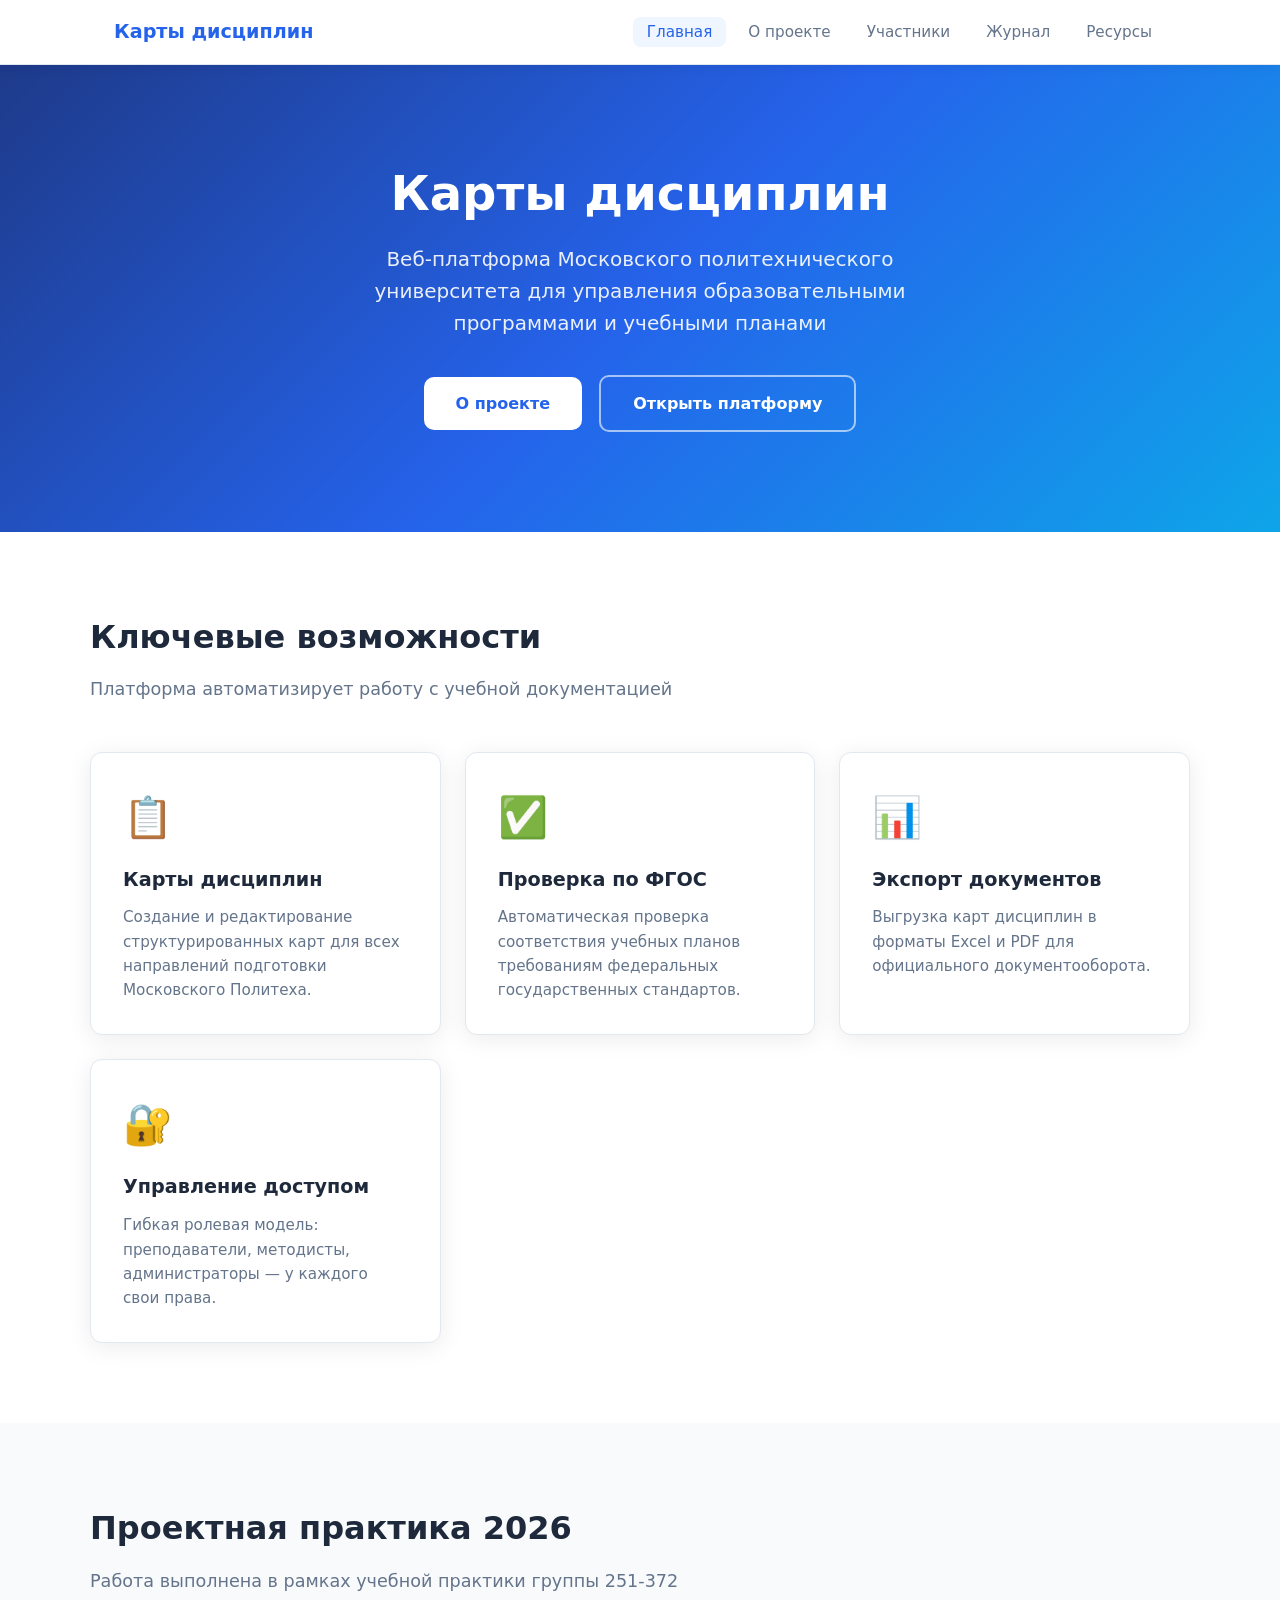
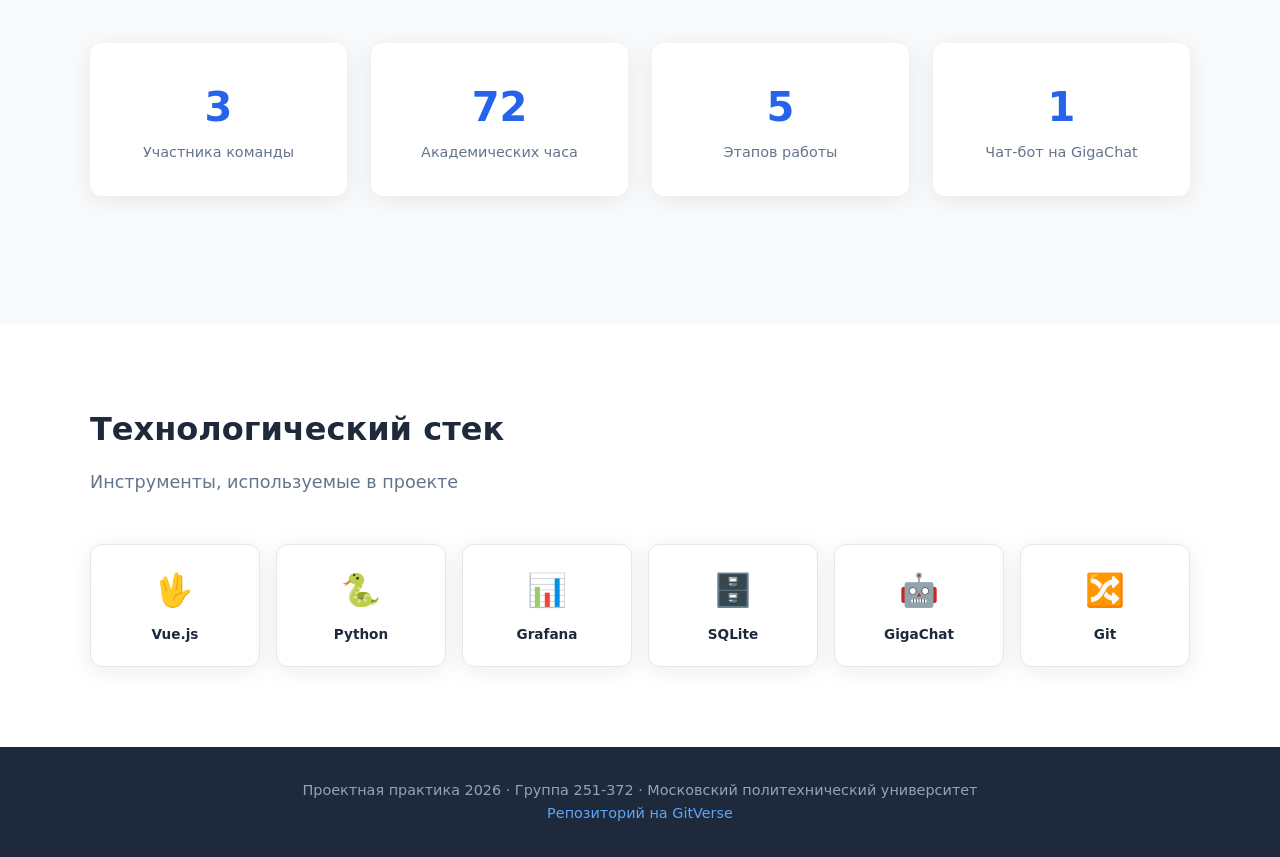
<file: site/index.html>
<!DOCTYPE html>
<html lang="ru">
<head>
  <meta charset="UTF-8">
  <meta name="viewport" content="width=device-width, initial-scale=1.0">
  <title>Карты дисциплин — Проектная практика 2026</title>
  <link rel="stylesheet" href="css/style.css">
</head>
<body>

<nav>
  <div class="nav-inner">
    <a href="index.html" class="nav-logo">Карты дисциплин</a>
    <ul class="nav-links">
      <li><a href="index.html" class="active">Главная</a></li>
      <li><a href="about.html">О проекте</a></li>
      <li><a href="members.html">Участники</a></li>
      <li><a href="journal.html">Журнал</a></li>
      <li><a href="resources.html">Ресурсы</a></li>
    </ul>
  </div>
</nav>

<section class="hero">
  <div class="container">
    <h1>Карты дисциплин</h1>
    <p>Веб-платформа Московского политехнического университета для управления образовательными программами и учебными планами</p>
    <a href="about.html" class="btn btn-white">О проекте</a>
    <a href="https://kd.mospolytech.ru/" class="btn btn-outline" target="_blank">Открыть платформу</a>
  </div>
</section>

<section style="background: white;">
  <div class="container">
    <h2 class="section-title">Ключевые возможности</h2>
    <p class="section-subtitle">Платформа автоматизирует работу с учебной документацией</p>
    <div class="cards">
      <div class="card">
        <div class="card-icon">📋</div>
        <h3>Карты дисциплин</h3>
        <p>Создание и редактирование структурированных карт для всех направлений подготовки Московского Политеха.</p>
      </div>
      <div class="card">
        <div class="card-icon">✅</div>
        <h3>Проверка по ФГОС</h3>
        <p>Автоматическая проверка соответствия учебных планов требованиям федеральных государственных стандартов.</p>
      </div>
      <div class="card">
        <div class="card-icon">📊</div>
        <h3>Экспорт документов</h3>
        <p>Выгрузка карт дисциплин в форматы Excel и PDF для официального документооборота.</p>
      </div>
      <div class="card">
        <div class="card-icon">🔐</div>
        <h3>Управление доступом</h3>
        <p>Гибкая ролевая модель: преподаватели, методисты, администраторы — у каждого свои права.</p>
      </div>
    </div>
  </div>
</section>

<section>
  <div class="container">
    <h2 class="section-title">Проектная практика 2026</h2>
    <p class="section-subtitle">Работа выполнена в рамках учебной практики группы 251-372</p>
    <div class="stats">
      <div class="stat">
        <span class="stat-number">3</span>
        <span class="stat-label">Участника команды</span>
      </div>
      <div class="stat">
        <span class="stat-number">72</span>
        <span class="stat-label">Академических часа</span>
      </div>
      <div class="stat">
        <span class="stat-number">5</span>
        <span class="stat-label">Этапов работы</span>
      </div>
      <div class="stat">
        <span class="stat-number">1</span>
        <span class="stat-label">Чат-бот на GigaChat</span>
      </div>
    </div>
  </div>
</section>

<section style="background: white;">
  <div class="container">
    <h2 class="section-title">Технологический стек</h2>
    <p class="section-subtitle">Инструменты, используемые в проекте</p>
    <div class="tech-grid">
      <div class="tech-item"><div class="icon">🖖</div><div class="name">Vue.js</div></div>
      <div class="tech-item"><div class="icon">🐍</div><div class="name">Python</div></div>
      <div class="tech-item"><div class="icon">📊</div><div class="name">Grafana</div></div>
      <div class="tech-item"><div class="icon">🗄️</div><div class="name">SQLite</div></div>
      <div class="tech-item"><div class="icon">🤖</div><div class="name">GigaChat</div></div>
      <div class="tech-item"><div class="icon">🔀</div><div class="name">Git</div></div>
    </div>
  </div>
</section>

<footer>
  <p>Проектная практика 2026 · Группа 251-372 · Московский политехнический университет<br>
  <a href="https://gitverse.ru/mospol/project-practice-2026-BeGoode" target="_blank">Репозиторий на GitVerse</a></p>
</footer>

</body>
</html>
</file>
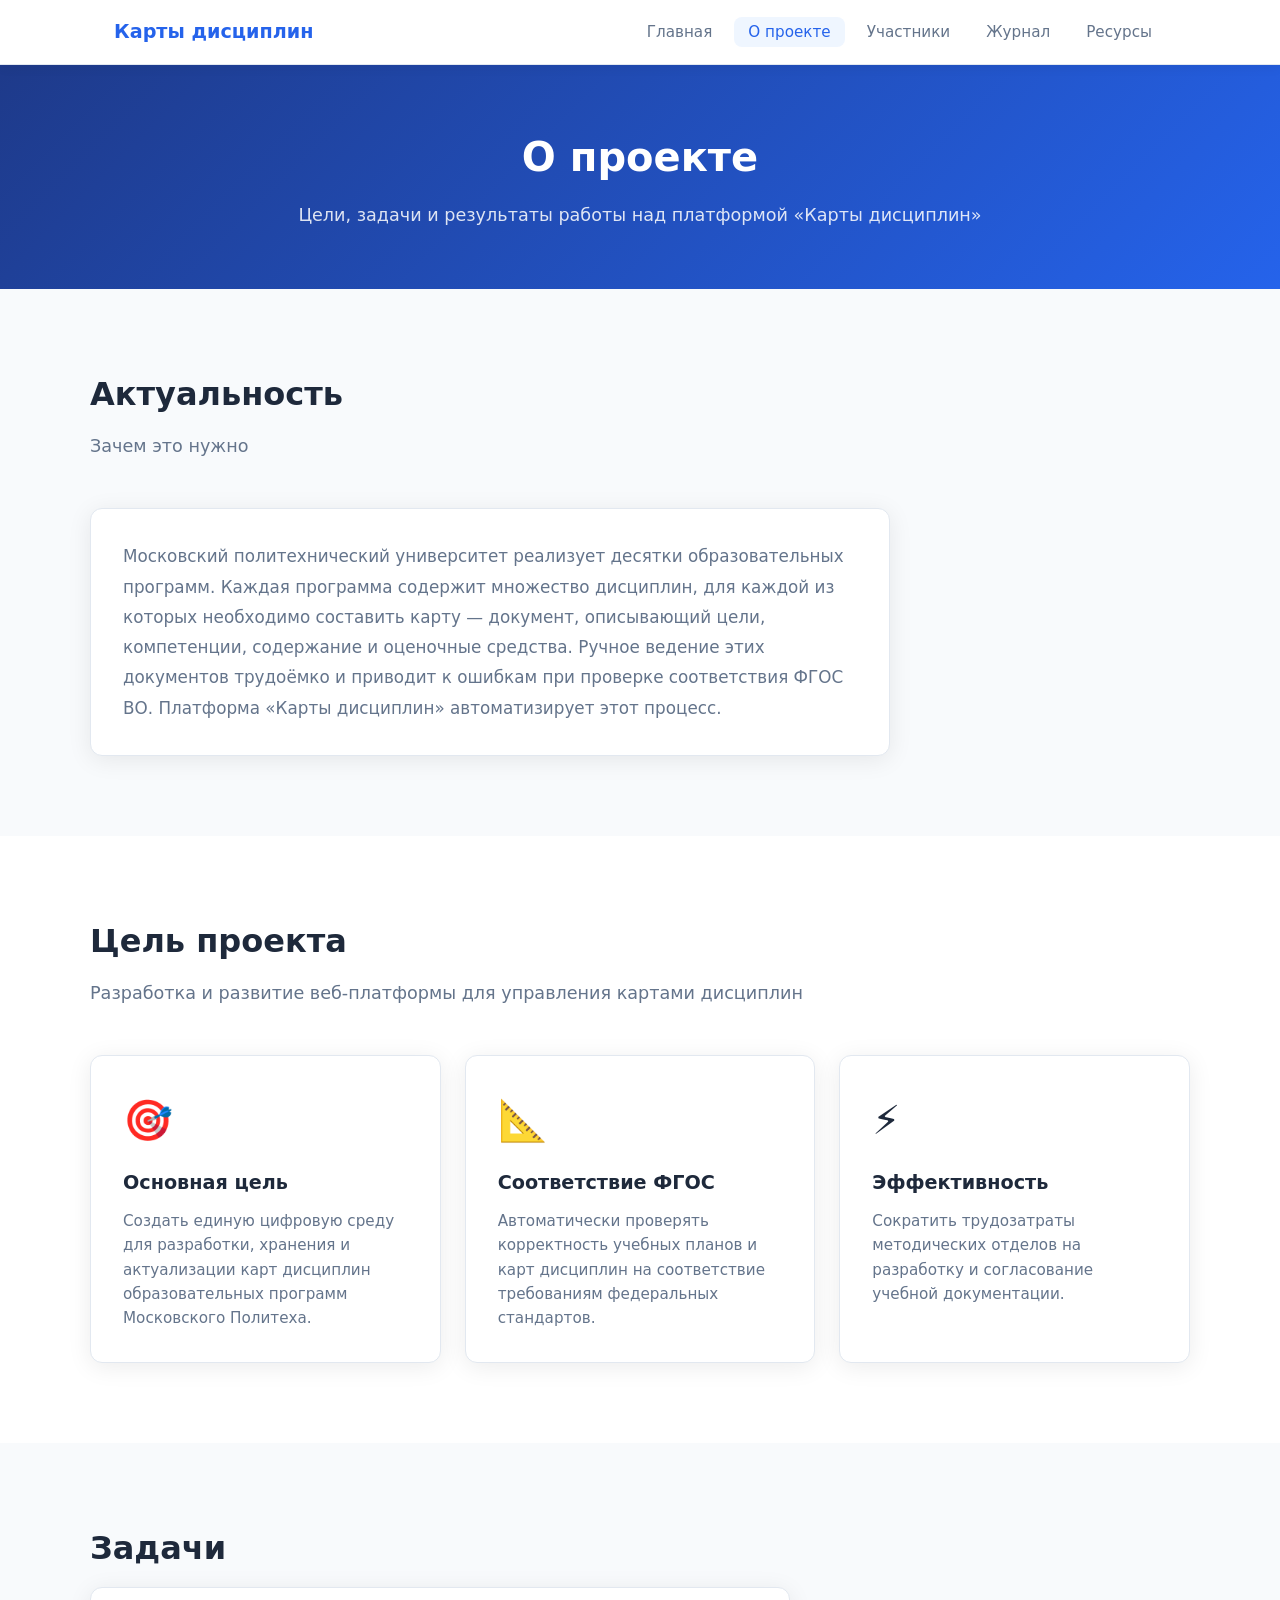
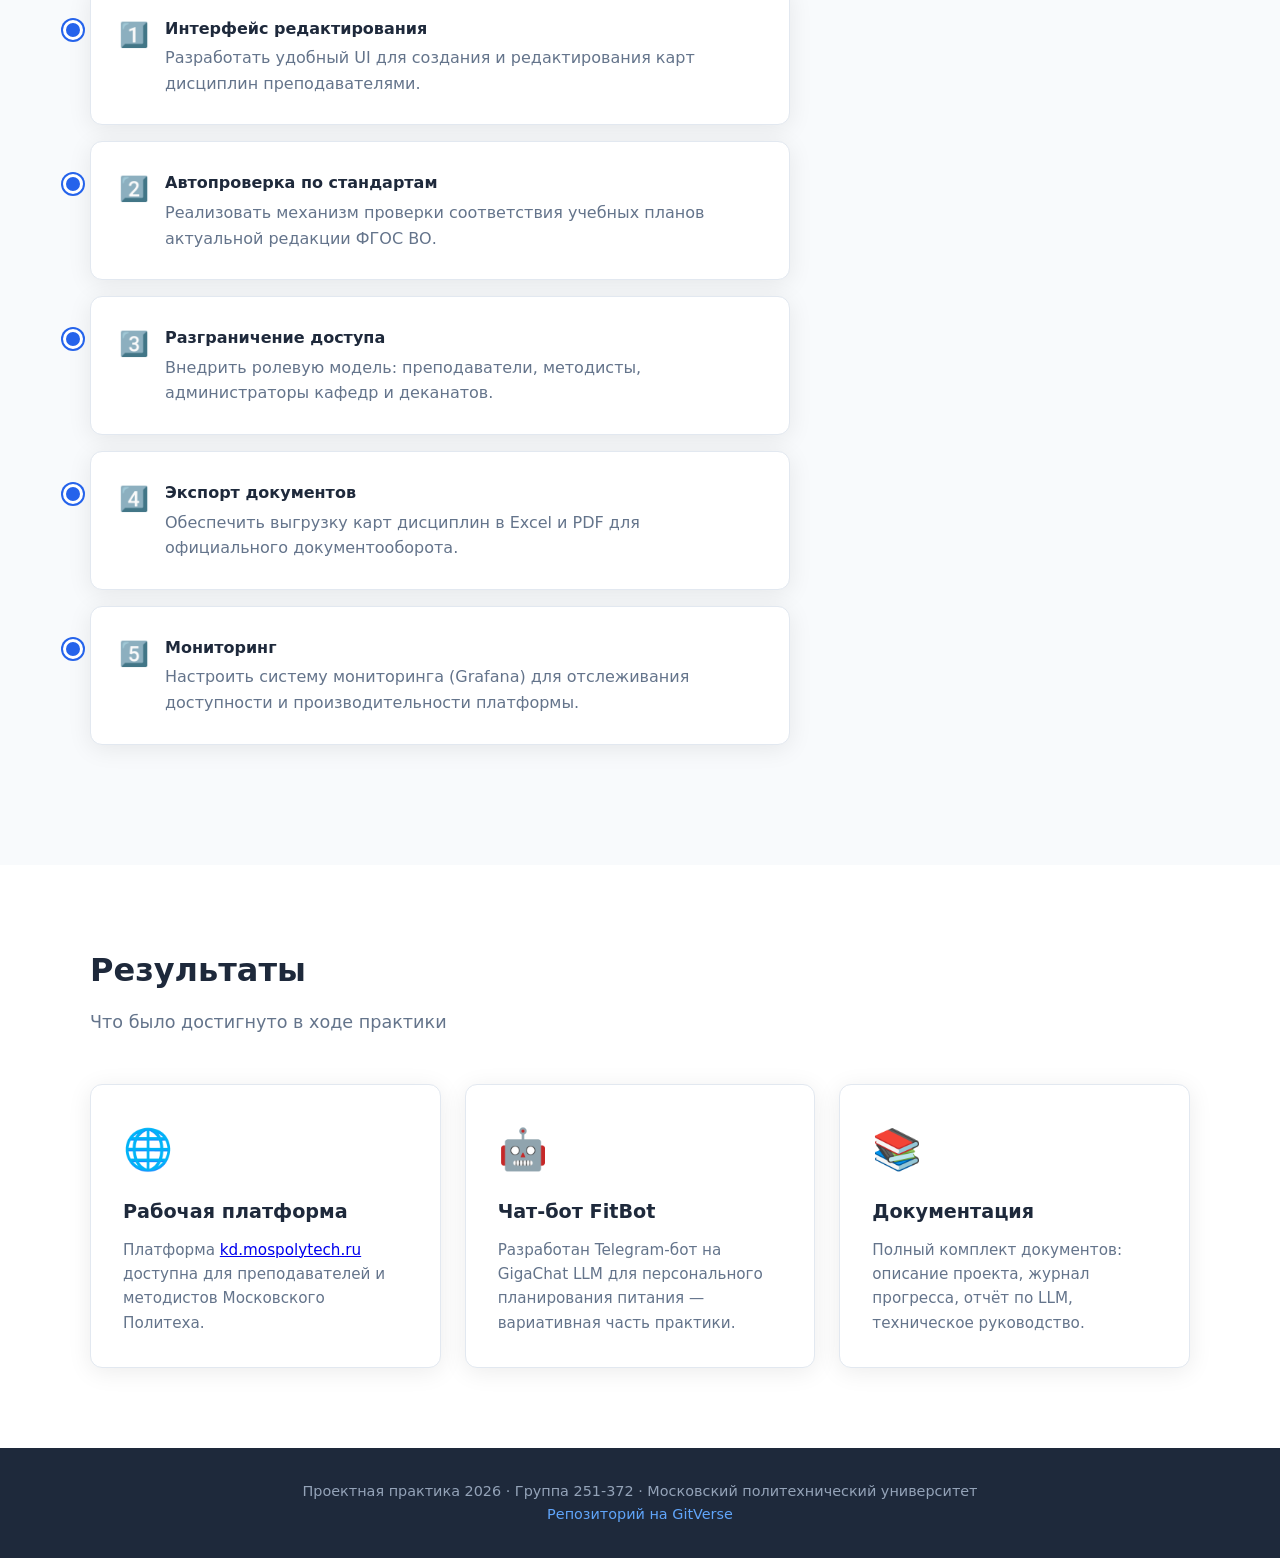
<file: site/about.html>
<!DOCTYPE html>
<html lang="ru">
<head>
  <meta charset="UTF-8">
  <meta name="viewport" content="width=device-width, initial-scale=1.0">
  <title>О проекте — Карты дисциплин</title>
  <link rel="stylesheet" href="css/style.css">
</head>
<body>

<nav>
  <div class="nav-inner">
    <a href="index.html" class="nav-logo">Карты дисциплин</a>
    <ul class="nav-links">
      <li><a href="index.html">Главная</a></li>
      <li><a href="about.html" class="active">О проекте</a></li>
      <li><a href="members.html">Участники</a></li>
      <li><a href="journal.html">Журнал</a></li>
      <li><a href="resources.html">Ресурсы</a></li>
    </ul>
  </div>
</nav>

<div class="page-header">
  <h1>О проекте</h1>
  <p>Цели, задачи и результаты работы над платформой «Карты дисциплин»</p>
</div>

<section>
  <div class="container">
    <h2 class="section-title">Актуальность</h2>
    <p class="section-subtitle">Зачем это нужно</p>
    <div class="card" style="max-width: 800px;">
      <p style="font-size: 1.05rem; line-height: 1.8;">
        Московский политехнический университет реализует десятки образовательных программ. Каждая программа
        содержит множество дисциплин, для каждой из которых необходимо составить карту — документ,
        описывающий цели, компетенции, содержание и оценочные средства. Ручное ведение этих документов
        трудоёмко и приводит к ошибкам при проверке соответствия ФГОС ВО.
        Платформа «Карты дисциплин» автоматизирует этот процесс.
      </p>
    </div>
  </div>
</section>

<section style="background: white;">
  <div class="container">
    <h2 class="section-title">Цель проекта</h2>
    <p class="section-subtitle">Разработка и развитие веб-платформы для управления картами дисциплин</p>
    <div class="cards">
      <div class="card">
        <div class="card-icon">🎯</div>
        <h3>Основная цель</h3>
        <p>Создать единую цифровую среду для разработки, хранения и актуализации карт дисциплин образовательных программ Московского Политеха.</p>
      </div>
      <div class="card">
        <div class="card-icon">📐</div>
        <h3>Соответствие ФГОС</h3>
        <p>Автоматически проверять корректность учебных планов и карт дисциплин на соответствие требованиям федеральных стандартов.</p>
      </div>
      <div class="card">
        <div class="card-icon">⚡</div>
        <h3>Эффективность</h3>
        <p>Сократить трудозатраты методических отделов на разработку и согласование учебной документации.</p>
      </div>
    </div>
  </div>
</section>

<section>
  <div class="container">
    <h2 class="section-title">Задачи</h2>
    <div style="max-width: 700px;">
      <div class="timeline-item" style="margin-bottom: 16px; position: relative;">
        <div style="display: flex; align-items: flex-start; gap: 16px;">
          <span style="font-size: 1.5rem;">1️⃣</span>
          <div>
            <strong>Интерфейс редактирования</strong>
            <p style="color: var(--text-muted); margin-top: 4px;">Разработать удобный UI для создания и редактирования карт дисциплин преподавателями.</p>
          </div>
        </div>
      </div>
      <div class="timeline-item" style="margin-bottom: 16px; position: relative;">
        <div style="display: flex; align-items: flex-start; gap: 16px;">
          <span style="font-size: 1.5rem;">2️⃣</span>
          <div>
            <strong>Автопроверка по стандартам</strong>
            <p style="color: var(--text-muted); margin-top: 4px;">Реализовать механизм проверки соответствия учебных планов актуальной редакции ФГОС ВО.</p>
          </div>
        </div>
      </div>
      <div class="timeline-item" style="margin-bottom: 16px; position: relative;">
        <div style="display: flex; align-items: flex-start; gap: 16px;">
          <span style="font-size: 1.5rem;">3️⃣</span>
          <div>
            <strong>Разграничение доступа</strong>
            <p style="color: var(--text-muted); margin-top: 4px;">Внедрить ролевую модель: преподаватели, методисты, администраторы кафедр и деканатов.</p>
          </div>
        </div>
      </div>
      <div class="timeline-item" style="margin-bottom: 16px; position: relative;">
        <div style="display: flex; align-items: flex-start; gap: 16px;">
          <span style="font-size: 1.5rem;">4️⃣</span>
          <div>
            <strong>Экспорт документов</strong>
            <p style="color: var(--text-muted); margin-top: 4px;">Обеспечить выгрузку карт дисциплин в Excel и PDF для официального документооборота.</p>
          </div>
        </div>
      </div>
      <div class="timeline-item" style="position: relative;">
        <div style="display: flex; align-items: flex-start; gap: 16px;">
          <span style="font-size: 1.5rem;">5️⃣</span>
          <div>
            <strong>Мониторинг</strong>
            <p style="color: var(--text-muted); margin-top: 4px;">Настроить систему мониторинга (Grafana) для отслеживания доступности и производительности платформы.</p>
          </div>
        </div>
      </div>
    </div>
  </div>
</section>

<section style="background: white;">
  <div class="container">
    <h2 class="section-title">Результаты</h2>
    <p class="section-subtitle">Что было достигнуто в ходе практики</p>
    <div class="cards">
      <div class="card">
        <div class="card-icon">🌐</div>
        <h3>Рабочая платформа</h3>
        <p>Платформа <a href="https://kd.mospolytech.ru/" target="_blank">kd.mospolytech.ru</a> доступна для преподавателей и методистов Московского Политеха.</p>
      </div>
      <div class="card">
        <div class="card-icon">🤖</div>
        <h3>Чат-бот FitBot</h3>
        <p>Разработан Telegram-бот на GigaChat LLM для персонального планирования питания — вариативная часть практики.</p>
      </div>
      <div class="card">
        <div class="card-icon">📚</div>
        <h3>Документация</h3>
        <p>Полный комплект документов: описание проекта, журнал прогресса, отчёт по LLM, техническое руководство.</p>
      </div>
    </div>
  </div>
</section>

<footer>
  <p>Проектная практика 2026 · Группа 251-372 · Московский политехнический университет<br>
  <a href="https://gitverse.ru/mospol/project-practice-2026-BeGoode" target="_blank">Репозиторий на GitVerse</a></p>
</footer>

</body>
</html>
</file>
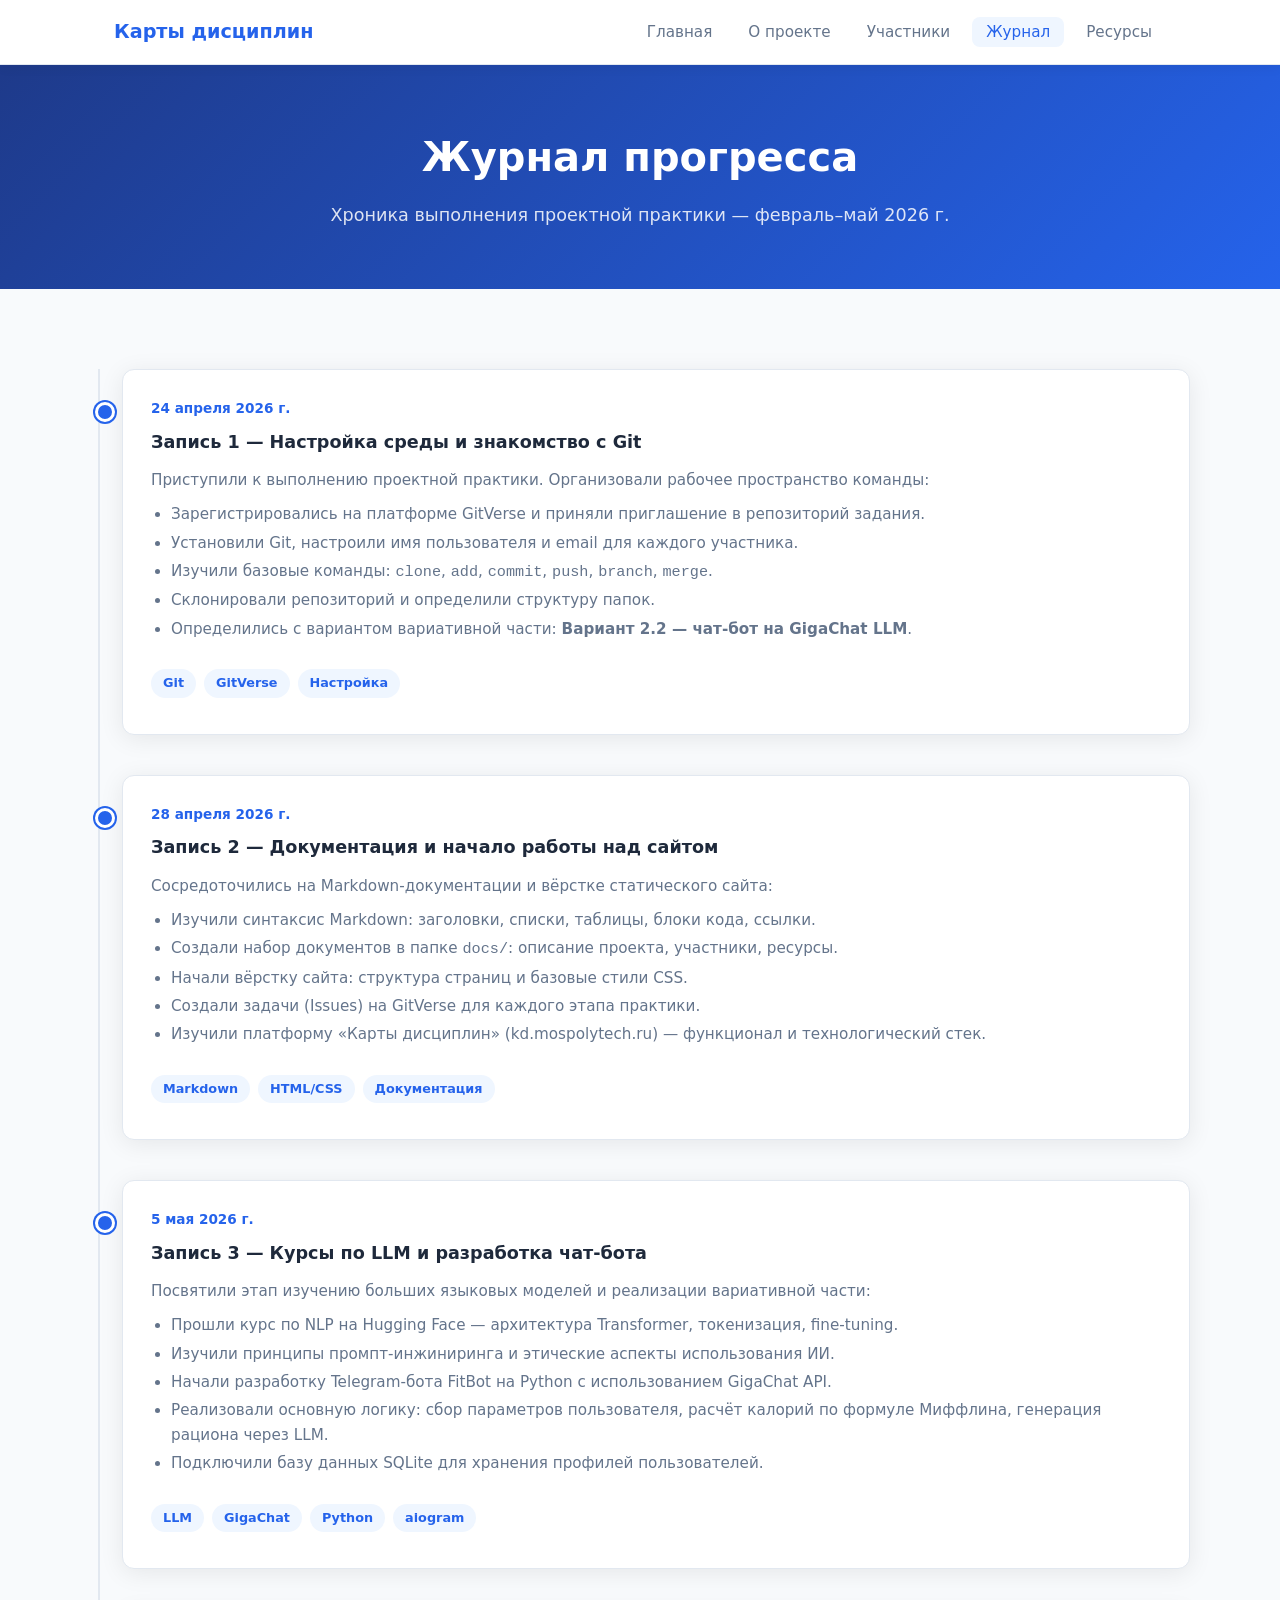
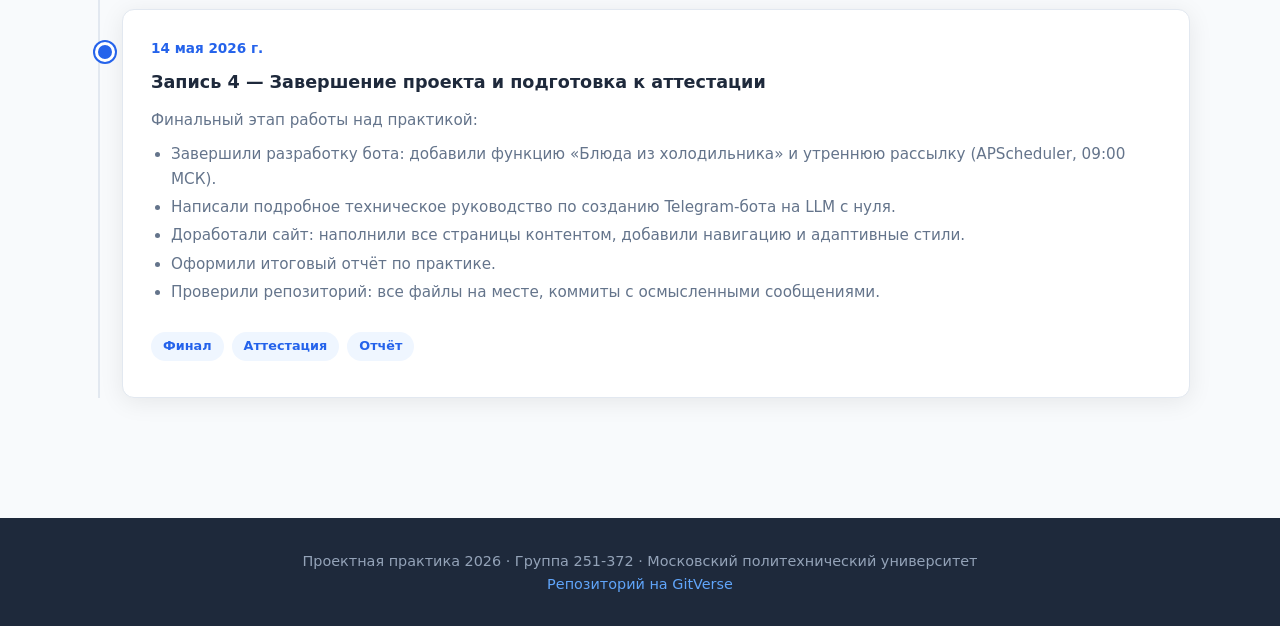
<file: site/journal.html>
<!DOCTYPE html>
<html lang="ru">
<head>
  <meta charset="UTF-8">
  <meta name="viewport" content="width=device-width, initial-scale=1.0">
  <title>Журнал — Карты дисциплин</title>
  <link rel="stylesheet" href="css/style.css">
</head>
<body>

<nav>
  <div class="nav-inner">
    <a href="index.html" class="nav-logo">Карты дисциплин</a>
    <ul class="nav-links">
      <li><a href="index.html">Главная</a></li>
      <li><a href="about.html">О проекте</a></li>
      <li><a href="members.html">Участники</a></li>
      <li><a href="journal.html" class="active">Журнал</a></li>
      <li><a href="resources.html">Ресурсы</a></li>
    </ul>
  </div>
</nav>

<div class="page-header">
  <h1>Журнал прогресса</h1>
  <p>Хроника выполнения проектной практики — февраль–май 2026 г.</p>
</div>

<section>
  <div class="container">
    <div class="timeline">

      <div class="timeline-item">
        <div class="timeline-date">24 апреля 2026 г.</div>
        <div class="timeline-title">Запись 1 — Настройка среды и знакомство с Git</div>
        <div class="timeline-body">
          <p>Приступили к выполнению проектной практики. Организовали рабочее пространство команды:</p>
          <ul>
            <li>Зарегистрировались на платформе GitVerse и приняли приглашение в репозиторий задания.</li>
            <li>Установили Git, настроили имя пользователя и email для каждого участника.</li>
            <li>Изучили базовые команды: <code>clone</code>, <code>add</code>, <code>commit</code>, <code>push</code>, <code>branch</code>, <code>merge</code>.</li>
            <li>Склонировали репозиторий и определили структуру папок.</li>
            <li>Определились с вариантом вариативной части: <strong>Вариант 2.2 — чат-бот на GigaChat LLM</strong>.</li>
          </ul>
          <br>
          <span class="tag">Git</span><span class="tag">GitVerse</span><span class="tag">Настройка</span>
        </div>
      </div>

      <div class="timeline-item">
        <div class="timeline-date">28 апреля 2026 г.</div>
        <div class="timeline-title">Запись 2 — Документация и начало работы над сайтом</div>
        <div class="timeline-body">
          <p>Сосредоточились на Markdown-документации и вёрстке статического сайта:</p>
          <ul>
            <li>Изучили синтаксис Markdown: заголовки, списки, таблицы, блоки кода, ссылки.</li>
            <li>Создали набор документов в папке <code>docs/</code>: описание проекта, участники, ресурсы.</li>
            <li>Начали вёрстку сайта: структура страниц и базовые стили CSS.</li>
            <li>Создали задачи (Issues) на GitVerse для каждого этапа практики.</li>
            <li>Изучили платформу «Карты дисциплин» (kd.mospolytech.ru) — функционал и технологический стек.</li>
          </ul>
          <br>
          <span class="tag">Markdown</span><span class="tag">HTML/CSS</span><span class="tag">Документация</span>
        </div>
      </div>

      <div class="timeline-item">
        <div class="timeline-date">5 мая 2026 г.</div>
        <div class="timeline-title">Запись 3 — Курсы по LLM и разработка чат-бота</div>
        <div class="timeline-body">
          <p>Посвятили этап изучению больших языковых моделей и реализации вариативной части:</p>
          <ul>
            <li>Прошли курс по NLP на Hugging Face — архитектура Transformer, токенизация, fine-tuning.</li>
            <li>Изучили принципы промпт-инжиниринга и этические аспекты использования ИИ.</li>
            <li>Начали разработку Telegram-бота FitBot на Python с использованием GigaChat API.</li>
            <li>Реализовали основную логику: сбор параметров пользователя, расчёт калорий по формуле Миффлина, генерация рациона через LLM.</li>
            <li>Подключили базу данных SQLite для хранения профилей пользователей.</li>
          </ul>
          <br>
          <span class="tag">LLM</span><span class="tag">GigaChat</span><span class="tag">Python</span><span class="tag">aiogram</span>
        </div>
      </div>

      <div class="timeline-item">
        <div class="timeline-date">14 мая 2026 г.</div>
        <div class="timeline-title">Запись 4 — Завершение проекта и подготовка к аттестации</div>
        <div class="timeline-body">
          <p>Финальный этап работы над практикой:</p>
          <ul>
            <li>Завершили разработку бота: добавили функцию «Блюда из холодильника» и утреннюю рассылку (APScheduler, 09:00 МСК).</li>
            <li>Написали подробное техническое руководство по созданию Telegram-бота на LLM с нуля.</li>
            <li>Доработали сайт: наполнили все страницы контентом, добавили навигацию и адаптивные стили.</li>
            <li>Оформили итоговый отчёт по практике.</li>
            <li>Проверили репозиторий: все файлы на месте, коммиты с осмысленными сообщениями.</li>
          </ul>
          <br>
          <span class="tag">Финал</span><span class="tag">Аттестация</span><span class="tag">Отчёт</span>
        </div>
      </div>

    </div>
  </div>
</section>

<footer>
  <p>Проектная практика 2026 · Группа 251-372 · Московский политехнический университет<br>
  <a href="https://gitverse.ru/mospol/project-practice-2026-BeGoode" target="_blank">Репозиторий на GitVerse</a></p>
</footer>

</body>
</html>
</file>
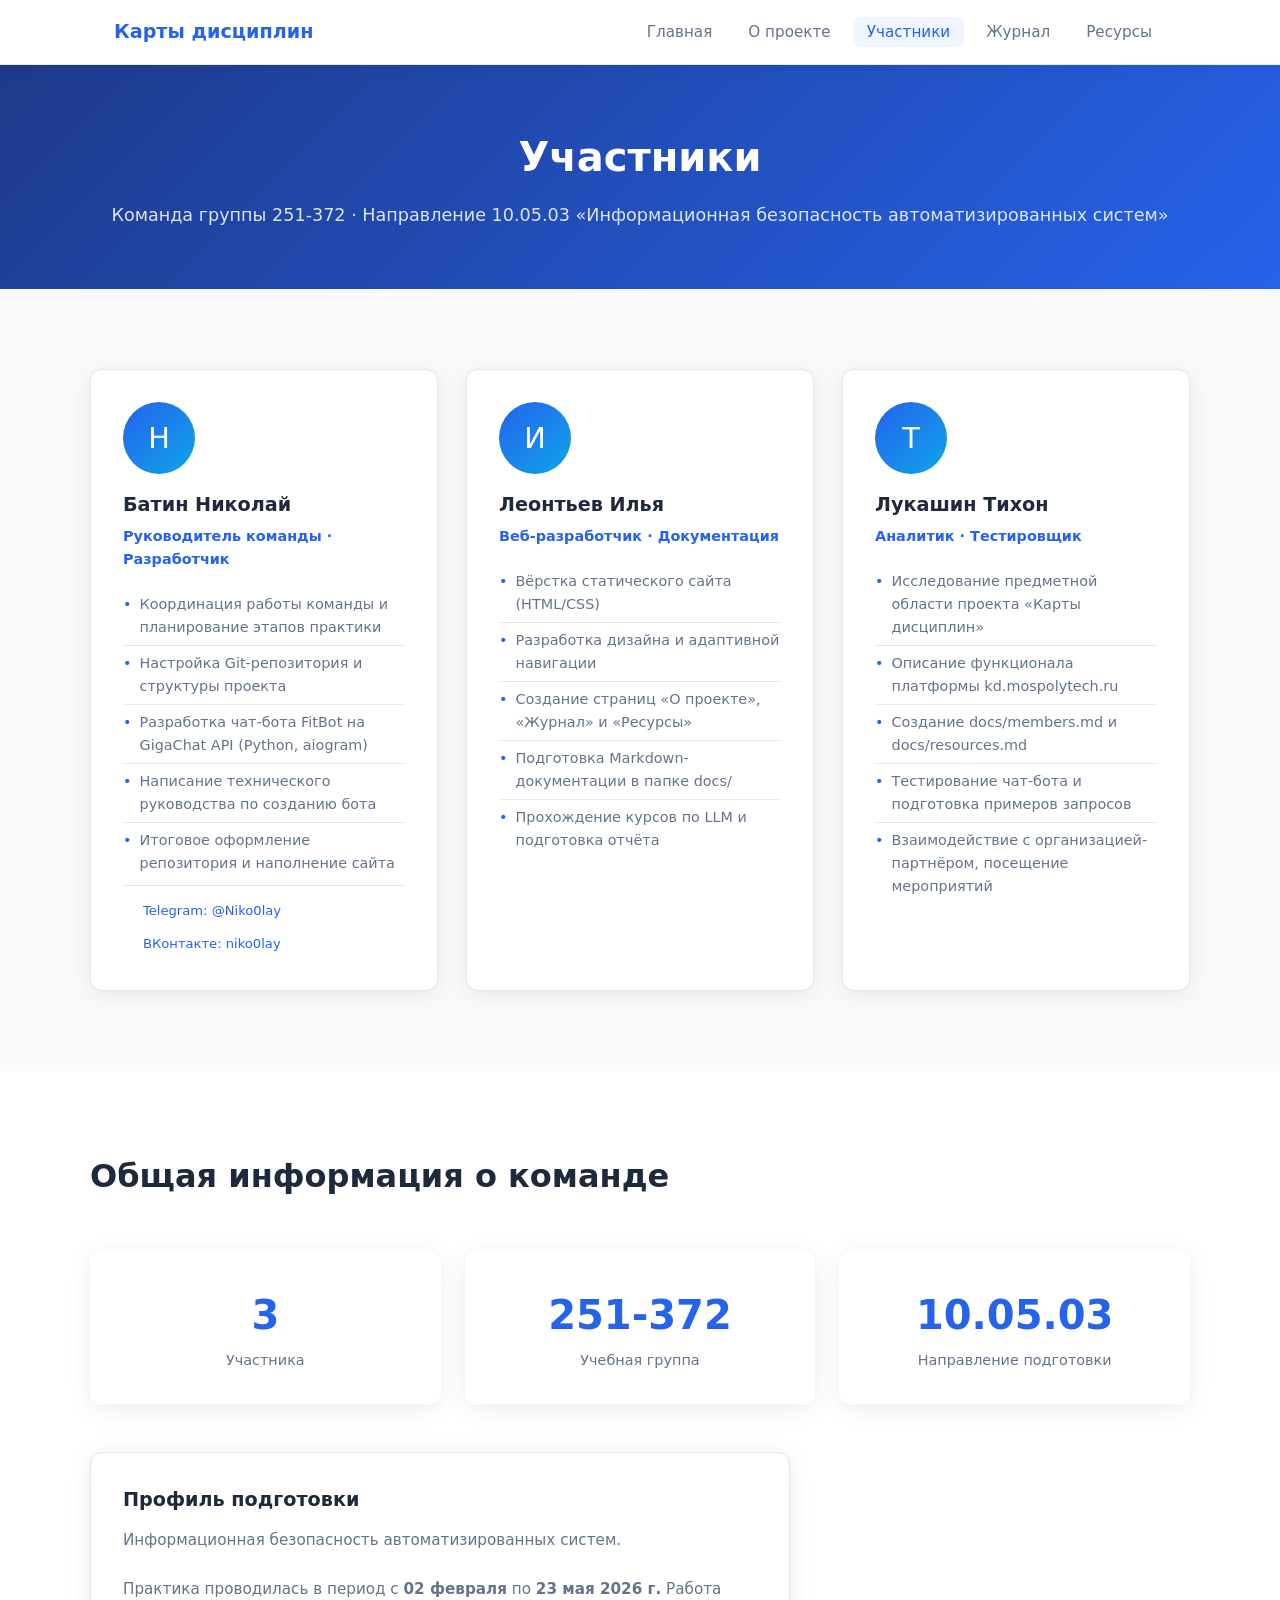
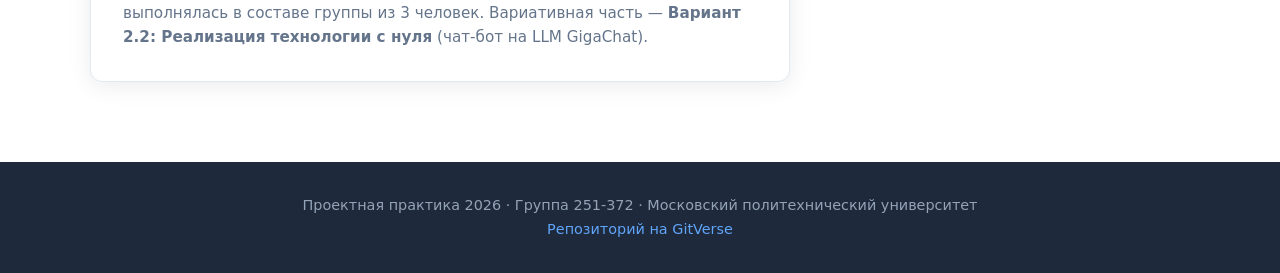
<file: site/members.html>
<!DOCTYPE html>
<html lang="ru">
<head>
  <meta charset="UTF-8">
  <meta name="viewport" content="width=device-width, initial-scale=1.0">
  <title>Участники — Карты дисциплин</title>
  <link rel="stylesheet" href="css/style.css">
</head>
<body>

<nav>
  <div class="nav-inner">
    <a href="index.html" class="nav-logo">Карты дисциплин</a>
    <ul class="nav-links">
      <li><a href="index.html">Главная</a></li>
      <li><a href="about.html">О проекте</a></li>
      <li><a href="members.html" class="active">Участники</a></li>
      <li><a href="journal.html">Журнал</a></li>
      <li><a href="resources.html">Ресурсы</a></li>
    </ul>
  </div>
</nav>

<div class="page-header">
  <h1>Участники</h1>
  <p>Команда группы 251-372 · Направление 10.05.03 «Информационная безопасность автоматизированных систем»</p>
</div>

<section>
  <div class="container">
    <div class="members-grid">

      <div class="member-card">
        <div class="member-avatar">Н</div>
        <div class="member-name">Батин Николай</div>
        <div class="member-role">Руководитель команды · Разработчик</div>
        <ul class="member-tasks">
          <li>Координация работы команды и планирование этапов практики</li>
          <li>Настройка Git-репозитория и структуры проекта</li>
          <li>Разработка чат-бота FitBot на GigaChat API (Python, aiogram)</li>
          <li>Написание технического руководства по созданию бота</li>
          <li>Итоговое оформление репозитория и наполнение сайта</li>
        </ul>
        <div class="member-contacts">
          <a href="https://t.me/Niko0lay" target="_blank">Telegram: @Niko0lay</a>
          <a href="https://vk.com/niko0lay" target="_blank">ВКонтакте: niko0lay</a>
        </div>
      </div>

      <div class="member-card">
        <div class="member-avatar">И</div>
        <div class="member-name">Леонтьев Илья</div>
        <div class="member-role">Веб-разработчик · Документация</div>
        <ul class="member-tasks">
          <li>Вёрстка статического сайта (HTML/CSS)</li>
          <li>Разработка дизайна и адаптивной навигации</li>
          <li>Создание страниц «О проекте», «Журнал» и «Ресурсы»</li>
          <li>Подготовка Markdown-документации в папке docs/</li>
          <li>Прохождение курсов по LLM и подготовка отчёта</li>
        </ul>
      </div>

      <div class="member-card">
        <div class="member-avatar">Т</div>
        <div class="member-name">Лукашин Тихон</div>
        <div class="member-role">Аналитик · Тестировщик</div>
        <ul class="member-tasks">
          <li>Исследование предметной области проекта «Карты дисциплин»</li>
          <li>Описание функционала платформы kd.mospolytech.ru</li>
          <li>Создание docs/members.md и docs/resources.md</li>
          <li>Тестирование чат-бота и подготовка примеров запросов</li>
          <li>Взаимодействие с организацией-партнёром, посещение мероприятий</li>
        </ul>
      </div>

    </div>
  </div>
</section>

<section style="background: white;">
  <div class="container">
    <h2 class="section-title">Общая информация о команде</h2>
    <div class="stats">
      <div class="stat">
        <span class="stat-number">3</span>
        <span class="stat-label">Участника</span>
      </div>
      <div class="stat">
        <span class="stat-number">251-372</span>
        <span class="stat-label">Учебная группа</span>
      </div>
      <div class="stat">
        <span class="stat-number">10.05.03</span>
        <span class="stat-label">Направление подготовки</span>
      </div>
    </div>
    <div class="card" style="max-width: 700px; margin-top: 32px;">
      <h3 style="margin-bottom: 12px;">Профиль подготовки</h3>
      <p style="color: var(--text-muted);">
        Информационная безопасность автоматизированных систем.<br><br>
        Практика проводилась в период с <strong>02 февраля</strong> по <strong>23 мая 2026 г.</strong>
        Работа выполнялась в составе группы из 3 человек.
        Вариативная часть — <strong>Вариант 2.2: Реализация технологии с нуля</strong>
        (чат-бот на LLM GigaChat).
      </p>
    </div>
  </div>
</section>

<footer>
  <p>Проектная практика 2026 · Группа 251-372 · Московский политехнический университет<br>
  <a href="https://gitverse.ru/mospol/project-practice-2026-BeGoode" target="_blank">Репозиторий на GitVerse</a></p>
</footer>

</body>
</html>
</file>
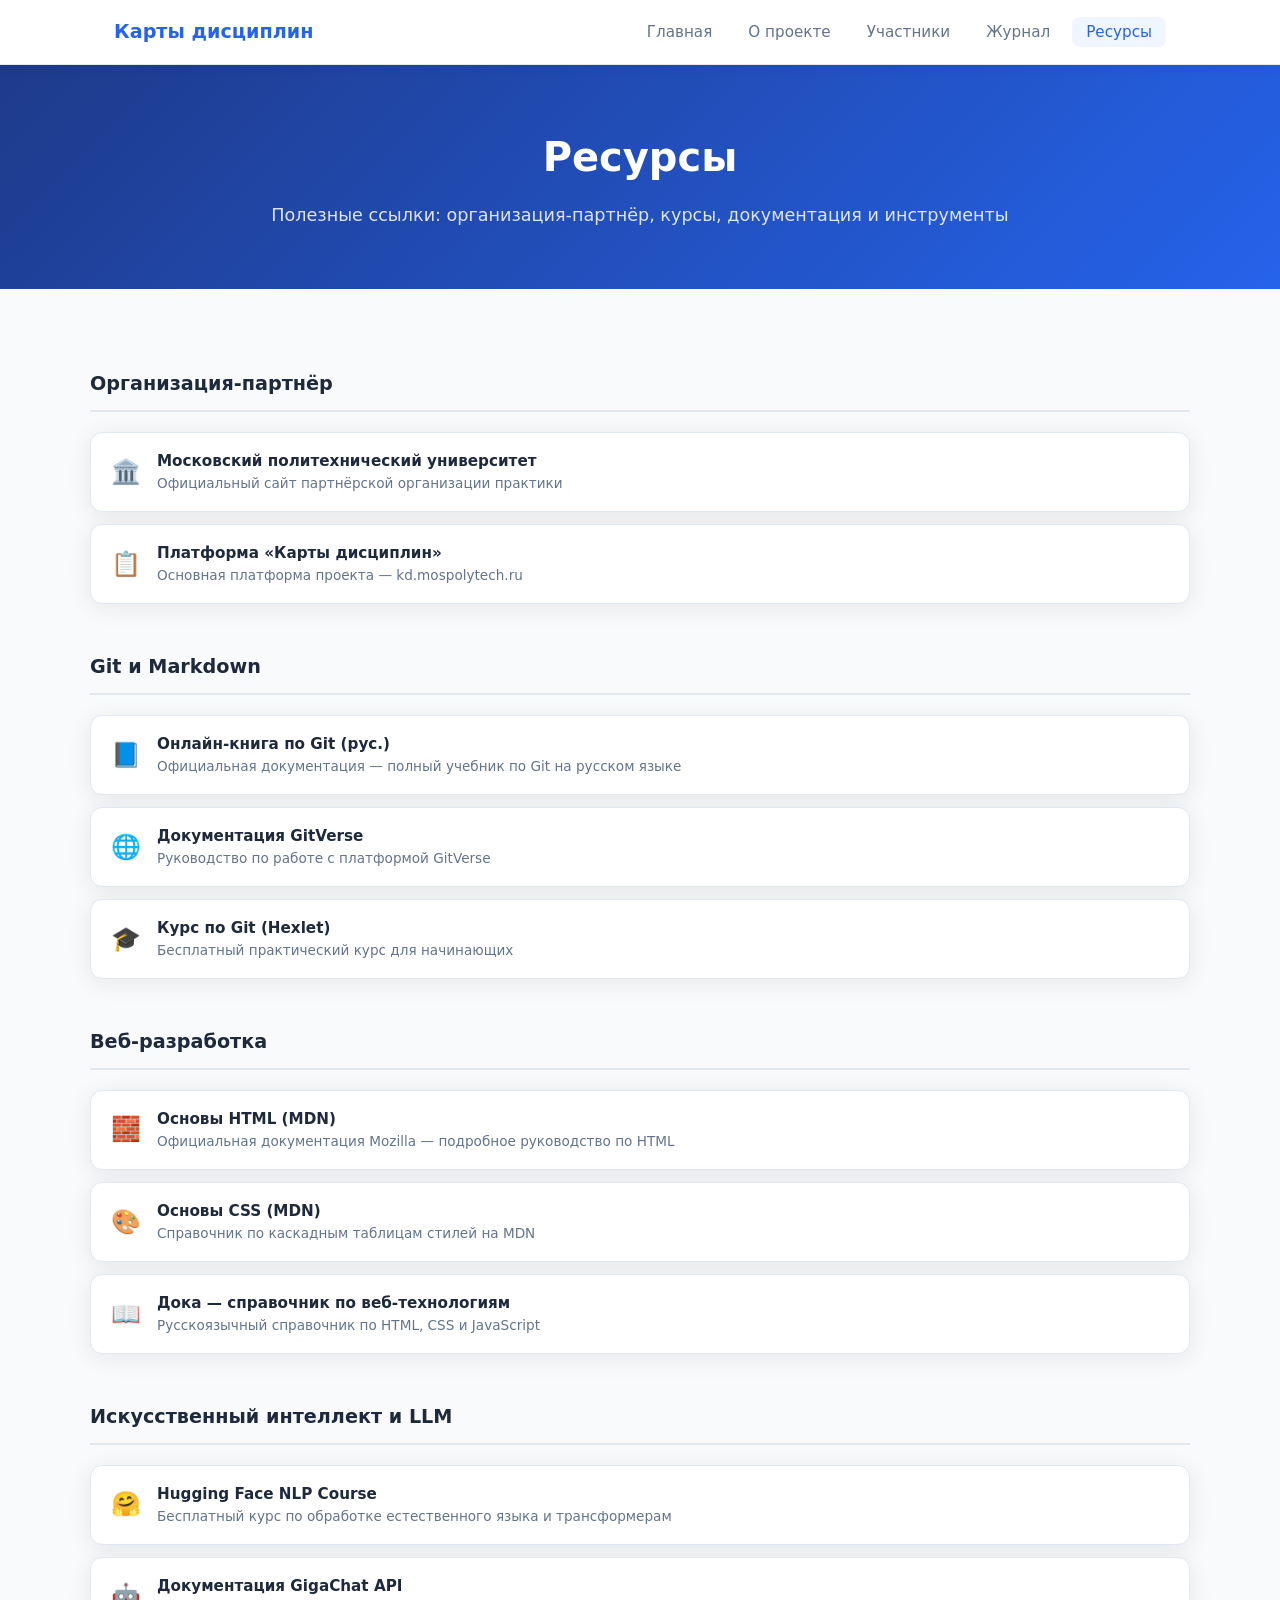
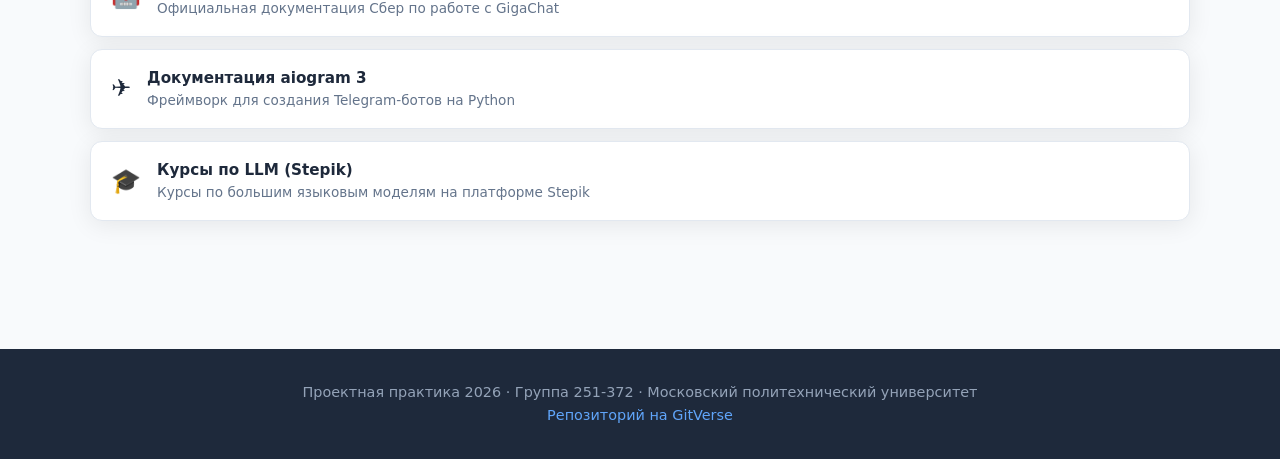
<file: site/resources.html>
<!DOCTYPE html>
<html lang="ru">
<head>
  <meta charset="UTF-8">
  <meta name="viewport" content="width=device-width, initial-scale=1.0">
  <title>Ресурсы — Карты дисциплин</title>
  <link rel="stylesheet" href="css/style.css">
</head>
<body>

<nav>
  <div class="nav-inner">
    <a href="index.html" class="nav-logo">Карты дисциплин</a>
    <ul class="nav-links">
      <li><a href="index.html">Главная</a></li>
      <li><a href="about.html">О проекте</a></li>
      <li><a href="members.html">Участники</a></li>
      <li><a href="journal.html">Журнал</a></li>
      <li><a href="resources.html" class="active">Ресурсы</a></li>
    </ul>
  </div>
</nav>

<div class="page-header">
  <h1>Ресурсы</h1>
  <p>Полезные ссылки: организация-партнёр, курсы, документация и инструменты</p>
</div>

<section>
  <div class="container">

    <div class="resource-group">
      <h3>Организация-партнёр</h3>
      <div class="resource-list">
        <a href="https://mospolytech.ru/" target="_blank" class="resource-item">
          <span class="resource-icon">🏛️</span>
          <div>
            <div class="resource-title">Московский политехнический университет</div>
            <div class="resource-desc">Официальный сайт партнёрской организации практики</div>
          </div>
        </a>
        <a href="https://kd.mospolytech.ru/" target="_blank" class="resource-item">
          <span class="resource-icon">📋</span>
          <div>
            <div class="resource-title">Платформа «Карты дисциплин»</div>
            <div class="resource-desc">Основная платформа проекта — kd.mospolytech.ru</div>
          </div>
        </a>
      </div>
    </div>

    <div class="resource-group">
      <h3>Git и Markdown</h3>
      <div class="resource-list">
        <a href="https://git-scm.com/book/ru/v2" target="_blank" class="resource-item">
          <span class="resource-icon">📘</span>
          <div>
            <div class="resource-title">Онлайн-книга по Git (рус.)</div>
            <div class="resource-desc">Официальная документация — полный учебник по Git на русском языке</div>
          </div>
        </a>
        <a href="https://gitverse.ru/docs/gitverse/" target="_blank" class="resource-item">
          <span class="resource-icon">🌐</span>
          <div>
            <div class="resource-title">Документация GitVerse</div>
            <div class="resource-desc">Руководство по работе с платформой GitVerse</div>
          </div>
        </a>
        <a href="https://ru.hexlet.io/courses/intro_to_git" target="_blank" class="resource-item">
          <span class="resource-icon">🎓</span>
          <div>
            <div class="resource-title">Курс по Git (Hexlet)</div>
            <div class="resource-desc">Бесплатный практический курс для начинающих</div>
          </div>
        </a>
      </div>
    </div>

    <div class="resource-group">
      <h3>Веб-разработка</h3>
      <div class="resource-list">
        <a href="https://developer.mozilla.org/ru/docs/Learn_web_development/Getting_started/Your_first_website/Creating_the_content" target="_blank" class="resource-item">
          <span class="resource-icon">🧱</span>
          <div>
            <div class="resource-title">Основы HTML (MDN)</div>
            <div class="resource-desc">Официальная документация Mozilla — подробное руководство по HTML</div>
          </div>
        </a>
        <a href="https://developer.mozilla.org/ru/docs/Web/CSS" target="_blank" class="resource-item">
          <span class="resource-icon">🎨</span>
          <div>
            <div class="resource-title">Основы CSS (MDN)</div>
            <div class="resource-desc">Справочник по каскадным таблицам стилей на MDN</div>
          </div>
        </a>
        <a href="https://doka.guide/" target="_blank" class="resource-item">
          <span class="resource-icon">📖</span>
          <div>
            <div class="resource-title">Дока — справочник по веб-технологиям</div>
            <div class="resource-desc">Русскоязычный справочник по HTML, CSS и JavaScript</div>
          </div>
        </a>
      </div>
    </div>

    <div class="resource-group">
      <h3>Искусственный интеллект и LLM</h3>
      <div class="resource-list">
        <a href="https://huggingface.co/learn/nlp-course" target="_blank" class="resource-item">
          <span class="resource-icon">🤗</span>
          <div>
            <div class="resource-title">Hugging Face NLP Course</div>
            <div class="resource-desc">Бесплатный курс по обработке естественного языка и трансформерам</div>
          </div>
        </a>
        <a href="https://developers.sber.ru/docs/ru/gigachat/api/overview" target="_blank" class="resource-item">
          <span class="resource-icon">🤖</span>
          <div>
            <div class="resource-title">Документация GigaChat API</div>
            <div class="resource-desc">Официальная документация Сбер по работе с GigaChat</div>
          </div>
        </a>
        <a href="https://docs.aiogram.dev/en/latest/" target="_blank" class="resource-item">
          <span class="resource-icon">✈️</span>
          <div>
            <div class="resource-title">Документация aiogram 3</div>
            <div class="resource-desc">Фреймворк для создания Telegram-ботов на Python</div>
          </div>
        </a>
        <a href="https://stepik.org/catalog?query=LLM" target="_blank" class="resource-item">
          <span class="resource-icon">🎓</span>
          <div>
            <div class="resource-title">Курсы по LLM (Stepik)</div>
            <div class="resource-desc">Курсы по большим языковым моделям на платформе Stepik</div>
          </div>
        </a>
      </div>
    </div>

  </div>
</section>

<footer>
  <p>Проектная практика 2026 · Группа 251-372 · Московский политехнический университет<br>
  <a href="https://gitverse.ru/mospol/project-practice-2026-BeGoode" target="_blank">Репозиторий на GitVerse</a></p>
</footer>

</body>
</html>
</file>
<file: site/css/style.css>
* {
  margin: 0;
  padding: 0;
  box-sizing: border-box;
}

:root {
  --primary: #2563eb;
  --primary-dark: #1d4ed8;
  --secondary: #64748b;
  --accent: #0ea5e9;
  --bg: #f8fafc;
  --surface: #ffffff;
  --text: #1e293b;
  --text-muted: #64748b;
  --border: #e2e8f0;
  --radius: 12px;
  --shadow: 0 4px 24px rgba(0,0,0,0.08);
}

body {
  font-family: 'Segoe UI', system-ui, sans-serif;
  background: var(--bg);
  color: var(--text);
  line-height: 1.6;
}

/* Navigation */
nav {
  background: var(--surface);
  border-bottom: 1px solid var(--border);
  position: sticky;
  top: 0;
  z-index: 100;
  box-shadow: 0 2px 12px rgba(0,0,0,0.06);
}

.nav-inner {
  max-width: 1100px;
  margin: 0 auto;
  padding: 0 24px;
  display: flex;
  align-items: center;
  justify-content: space-between;
  height: 64px;
}

.nav-logo {
  font-size: 1.2rem;
  font-weight: 700;
  color: var(--primary);
  text-decoration: none;
}

.nav-links {
  display: flex;
  gap: 8px;
  list-style: none;
}

.nav-links a {
  text-decoration: none;
  color: var(--text-muted);
  padding: 6px 14px;
  border-radius: 8px;
  font-size: 0.95rem;
  transition: all 0.2s;
}

.nav-links a:hover,
.nav-links a.active {
  color: var(--primary);
  background: #eff6ff;
}

/* Hero */
.hero {
  background: linear-gradient(135deg, #1e3a8a 0%, #2563eb 50%, #0ea5e9 100%);
  color: white;
  padding: 100px 24px;
  text-align: center;
}

.hero h1 {
  font-size: 3rem;
  font-weight: 800;
  margin-bottom: 20px;
  line-height: 1.2;
}

.hero p {
  font-size: 1.25rem;
  opacity: 0.9;
  max-width: 640px;
  margin: 0 auto 36px;
}

.btn {
  display: inline-block;
  padding: 14px 32px;
  border-radius: 10px;
  text-decoration: none;
  font-weight: 600;
  font-size: 1rem;
  transition: all 0.2s;
}

.btn-white {
  background: white;
  color: var(--primary);
}

.btn-white:hover {
  background: #eff6ff;
  transform: translateY(-2px);
}

.btn-outline {
  border: 2px solid rgba(255,255,255,0.6);
  color: white;
  margin-left: 12px;
}

.btn-outline:hover {
  background: rgba(255,255,255,0.15);
  transform: translateY(-2px);
}

/* Sections */
section {
  padding: 80px 24px;
}

.container {
  max-width: 1100px;
  margin: 0 auto;
}

.section-title {
  font-size: 2rem;
  font-weight: 700;
  margin-bottom: 12px;
  color: var(--text);
}

.section-subtitle {
  color: var(--text-muted);
  font-size: 1.1rem;
  margin-bottom: 48px;
}

/* Cards */
.cards {
  display: grid;
  grid-template-columns: repeat(auto-fit, minmax(280px, 1fr));
  gap: 24px;
}

.card {
  background: var(--surface);
  border-radius: var(--radius);
  padding: 32px;
  box-shadow: var(--shadow);
  border: 1px solid var(--border);
  transition: transform 0.2s, box-shadow 0.2s;
}

.card:hover {
  transform: translateY(-4px);
  box-shadow: 0 8px 32px rgba(0,0,0,0.12);
}

.card-icon {
  font-size: 2.5rem;
  margin-bottom: 16px;
}

.card h3 {
  font-size: 1.2rem;
  margin-bottom: 10px;
}

.card p {
  color: var(--text-muted);
  font-size: 0.95rem;
}

/* Stats */
.stats {
  display: grid;
  grid-template-columns: repeat(auto-fit, minmax(200px, 1fr));
  gap: 24px;
  margin: 48px 0;
}

.stat {
  text-align: center;
  background: var(--surface);
  padding: 32px 24px;
  border-radius: var(--radius);
  box-shadow: var(--shadow);
}

.stat-number {
  font-size: 2.5rem;
  font-weight: 800;
  color: var(--primary);
  display: block;
}

.stat-label {
  color: var(--text-muted);
  font-size: 0.9rem;
  margin-top: 6px;
}

/* Member cards */
.members-grid {
  display: grid;
  grid-template-columns: repeat(auto-fit, minmax(300px, 1fr));
  gap: 28px;
}

.member-card {
  background: var(--surface);
  border-radius: var(--radius);
  padding: 32px;
  box-shadow: var(--shadow);
  border: 1px solid var(--border);
}

.member-avatar {
  width: 72px;
  height: 72px;
  background: linear-gradient(135deg, var(--primary), var(--accent));
  border-radius: 50%;
  display: flex;
  align-items: center;
  justify-content: center;
  font-size: 1.8rem;
  color: white;
  margin-bottom: 16px;
}

.member-name {
  font-size: 1.2rem;
  font-weight: 700;
  margin-bottom: 4px;
}

.member-role {
  color: var(--primary);
  font-size: 0.9rem;
  font-weight: 600;
  margin-bottom: 16px;
}

.member-tasks {
  list-style: none;
  padding: 0;
}

.member-tasks li {
  padding: 6px 0;
  color: var(--text-muted);
  font-size: 0.9rem;
  border-bottom: 1px solid var(--border);
  display: flex;
  align-items: flex-start;
  gap: 8px;
}

.member-tasks li:last-child { border-bottom: none; }
.member-tasks li::before { content: "•"; color: var(--primary); flex-shrink: 0; }

.member-contacts {
  display: flex;
  gap: 12px;
  flex-wrap: wrap;
  padding: 14px 20px 4px;
  border-top: 1px solid var(--border);
  margin-top: 4px;
}
.member-contacts a {
  font-size: 0.82rem;
  color: var(--primary);
  text-decoration: none;
  font-weight: 500;
}
.member-contacts a:hover { text-decoration: underline; }

/* Journal */
.timeline {
  position: relative;
  padding-left: 32px;
}

.timeline::before {
  content: '';
  position: absolute;
  left: 8px;
  top: 0;
  bottom: 0;
  width: 2px;
  background: var(--border);
}

.timeline-item {
  position: relative;
  margin-bottom: 40px;
  background: var(--surface);
  border-radius: var(--radius);
  padding: 28px;
  box-shadow: var(--shadow);
  border: 1px solid var(--border);
}

.timeline-item::before {
  content: '';
  position: absolute;
  left: -28px;
  top: 32px;
  width: 14px;
  height: 14px;
  border-radius: 50%;
  background: var(--primary);
  border: 3px solid white;
  box-shadow: 0 0 0 2px var(--primary);
}

.timeline-date {
  font-size: 0.85rem;
  color: var(--primary);
  font-weight: 600;
  margin-bottom: 8px;
}

.timeline-title {
  font-size: 1.1rem;
  font-weight: 700;
  margin-bottom: 12px;
}

.timeline-body { color: var(--text-muted); font-size: 0.95rem; }
.timeline-body ul { margin: 10px 0 0 20px; }
.timeline-body li { margin-bottom: 4px; }

/* Resources */
.resource-group {
  margin-bottom: 48px;
}

.resource-group h3 {
  font-size: 1.2rem;
  font-weight: 700;
  margin-bottom: 20px;
  padding-bottom: 10px;
  border-bottom: 2px solid var(--border);
}

.resource-list {
  display: grid;
  gap: 12px;
}

.resource-item {
  display: flex;
  align-items: center;
  gap: 16px;
  padding: 16px 20px;
  background: var(--surface);
  border-radius: var(--radius);
  box-shadow: var(--shadow);
  border: 1px solid var(--border);
  text-decoration: none;
  color: var(--text);
  transition: all 0.2s;
}

.resource-item:hover {
  transform: translateX(4px);
  border-color: var(--primary);
}

.resource-icon {
  font-size: 1.5rem;
  flex-shrink: 0;
}

.resource-title {
  font-weight: 600;
  font-size: 0.95rem;
}

.resource-desc {
  color: var(--text-muted);
  font-size: 0.85rem;
}

/* Page header */
.page-header {
  background: linear-gradient(135deg, #1e3a8a, #2563eb);
  color: white;
  padding: 60px 24px;
  text-align: center;
}

.page-header h1 { font-size: 2.5rem; font-weight: 800; margin-bottom: 12px; }
.page-header p { opacity: 0.85; font-size: 1.1rem; }

/* Tag */
.tag {
  display: inline-block;
  padding: 4px 12px;
  border-radius: 20px;
  font-size: 0.8rem;
  font-weight: 600;
  background: #eff6ff;
  color: var(--primary);
  margin-right: 8px;
  margin-bottom: 8px;
}

/* Footer */
footer {
  background: var(--text);
  color: #94a3b8;
  text-align: center;
  padding: 32px 24px;
  font-size: 0.9rem;
}

footer a { color: #60a5fa; text-decoration: none; }

/* Tech section */
.tech-grid {
  display: grid;
  grid-template-columns: repeat(auto-fit, minmax(140px, 1fr));
  gap: 16px;
}

.tech-item {
  background: var(--surface);
  border-radius: var(--radius);
  padding: 20px;
  text-align: center;
  box-shadow: var(--shadow);
  border: 1px solid var(--border);
}

.tech-item .icon { font-size: 2rem; margin-bottom: 8px; }
.tech-item .name { font-size: 0.85rem; font-weight: 600; }
</file>
